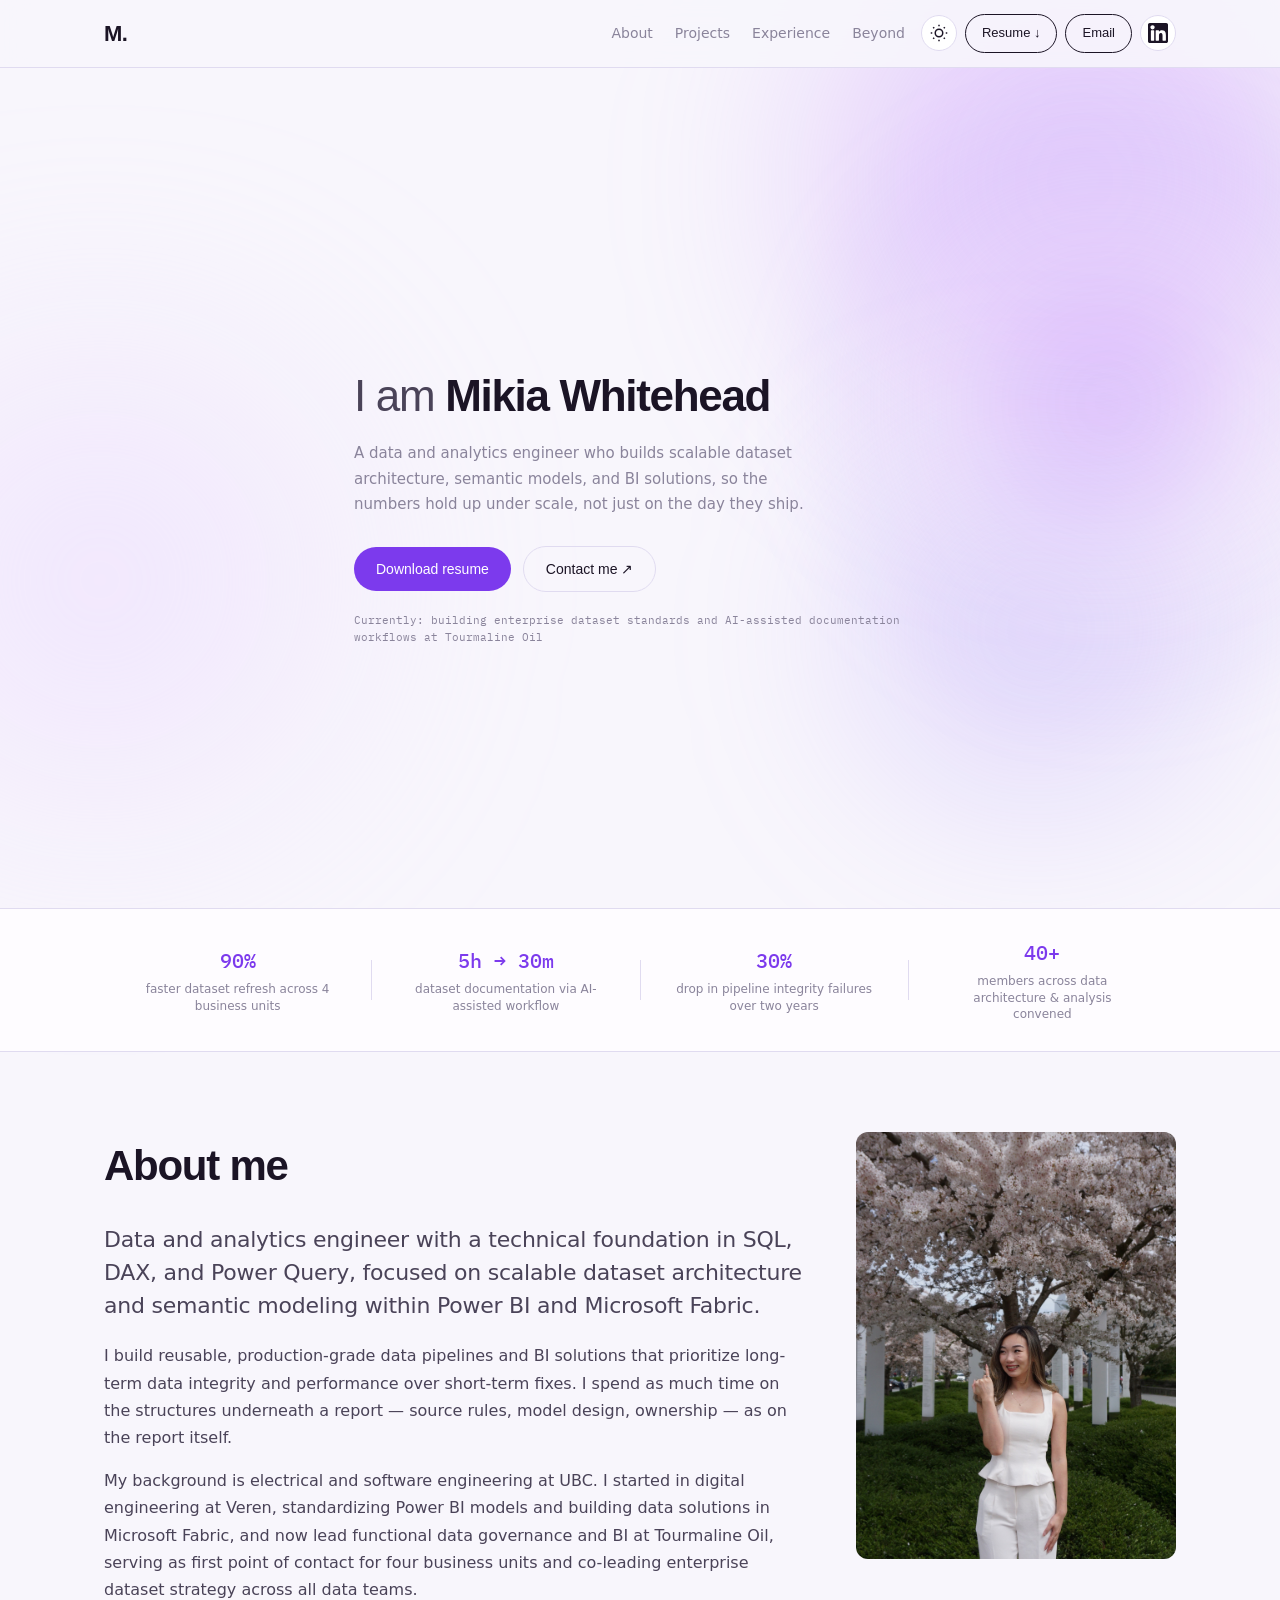
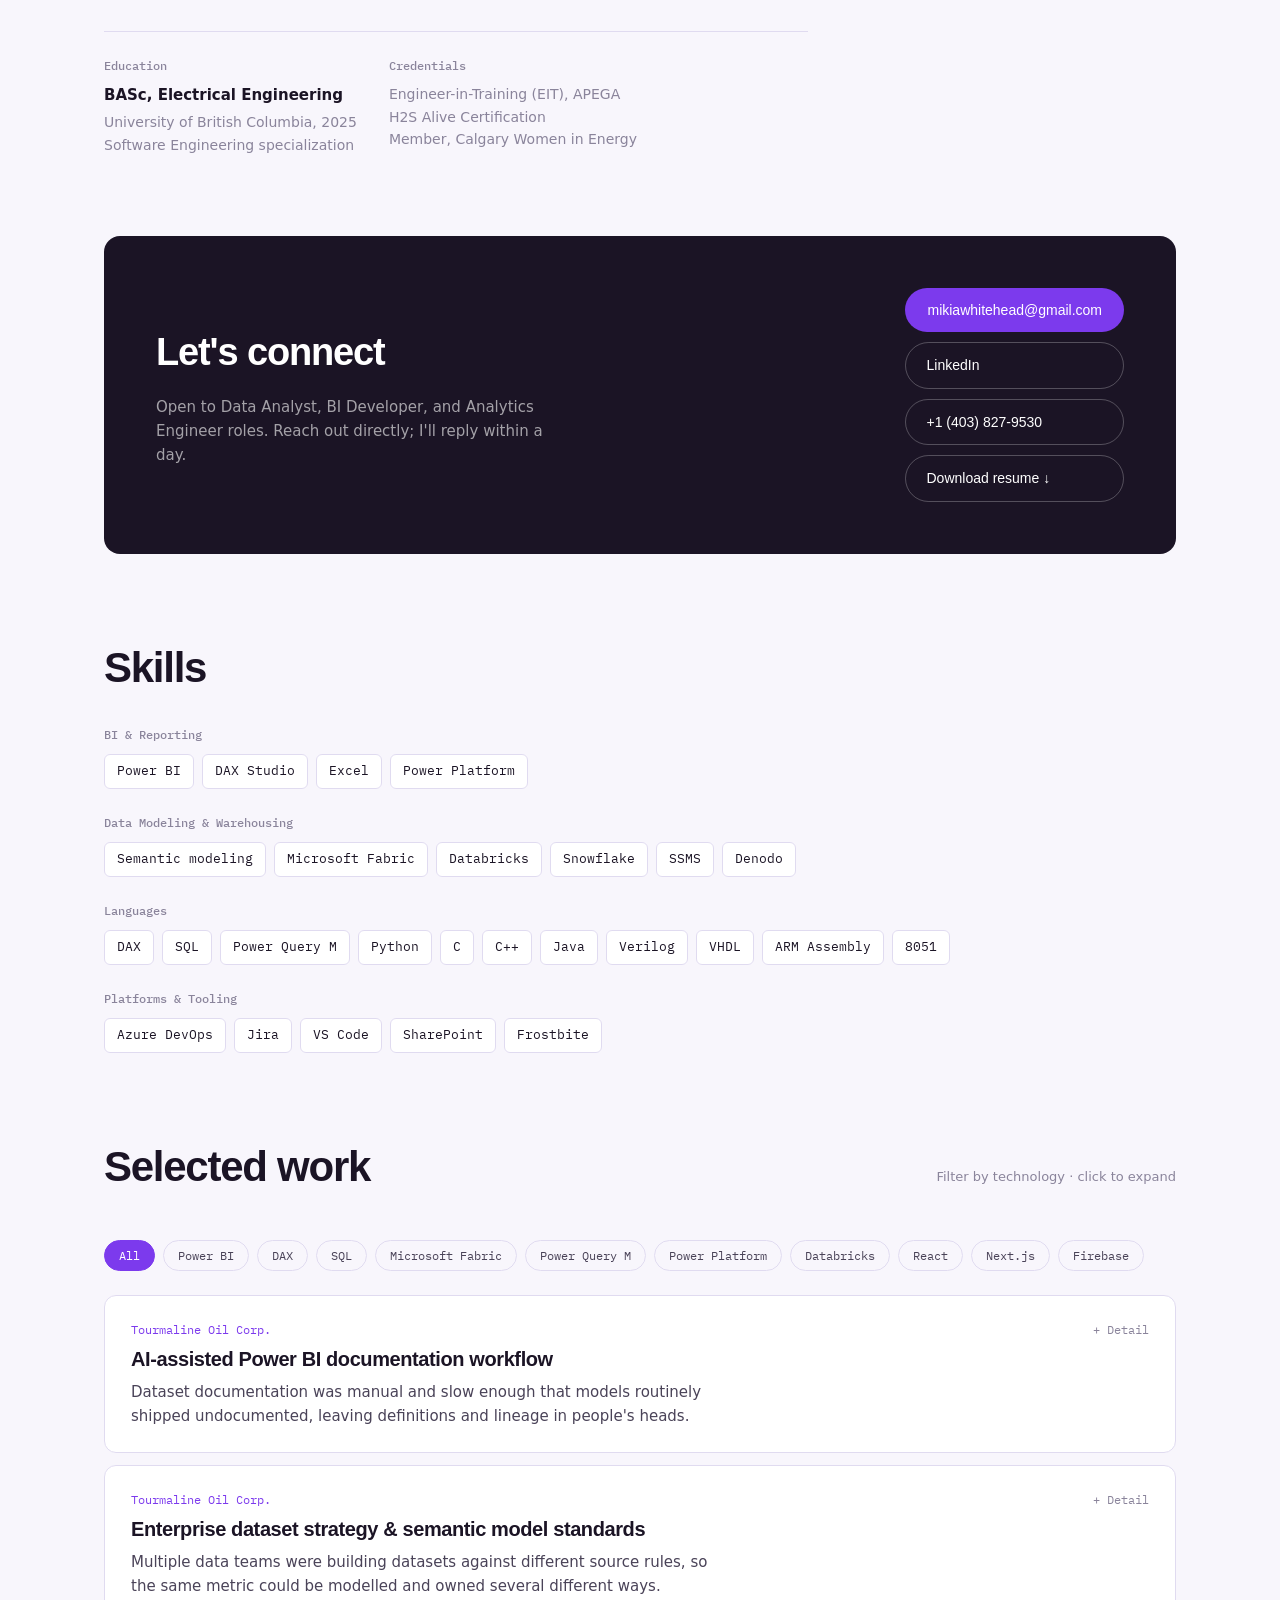
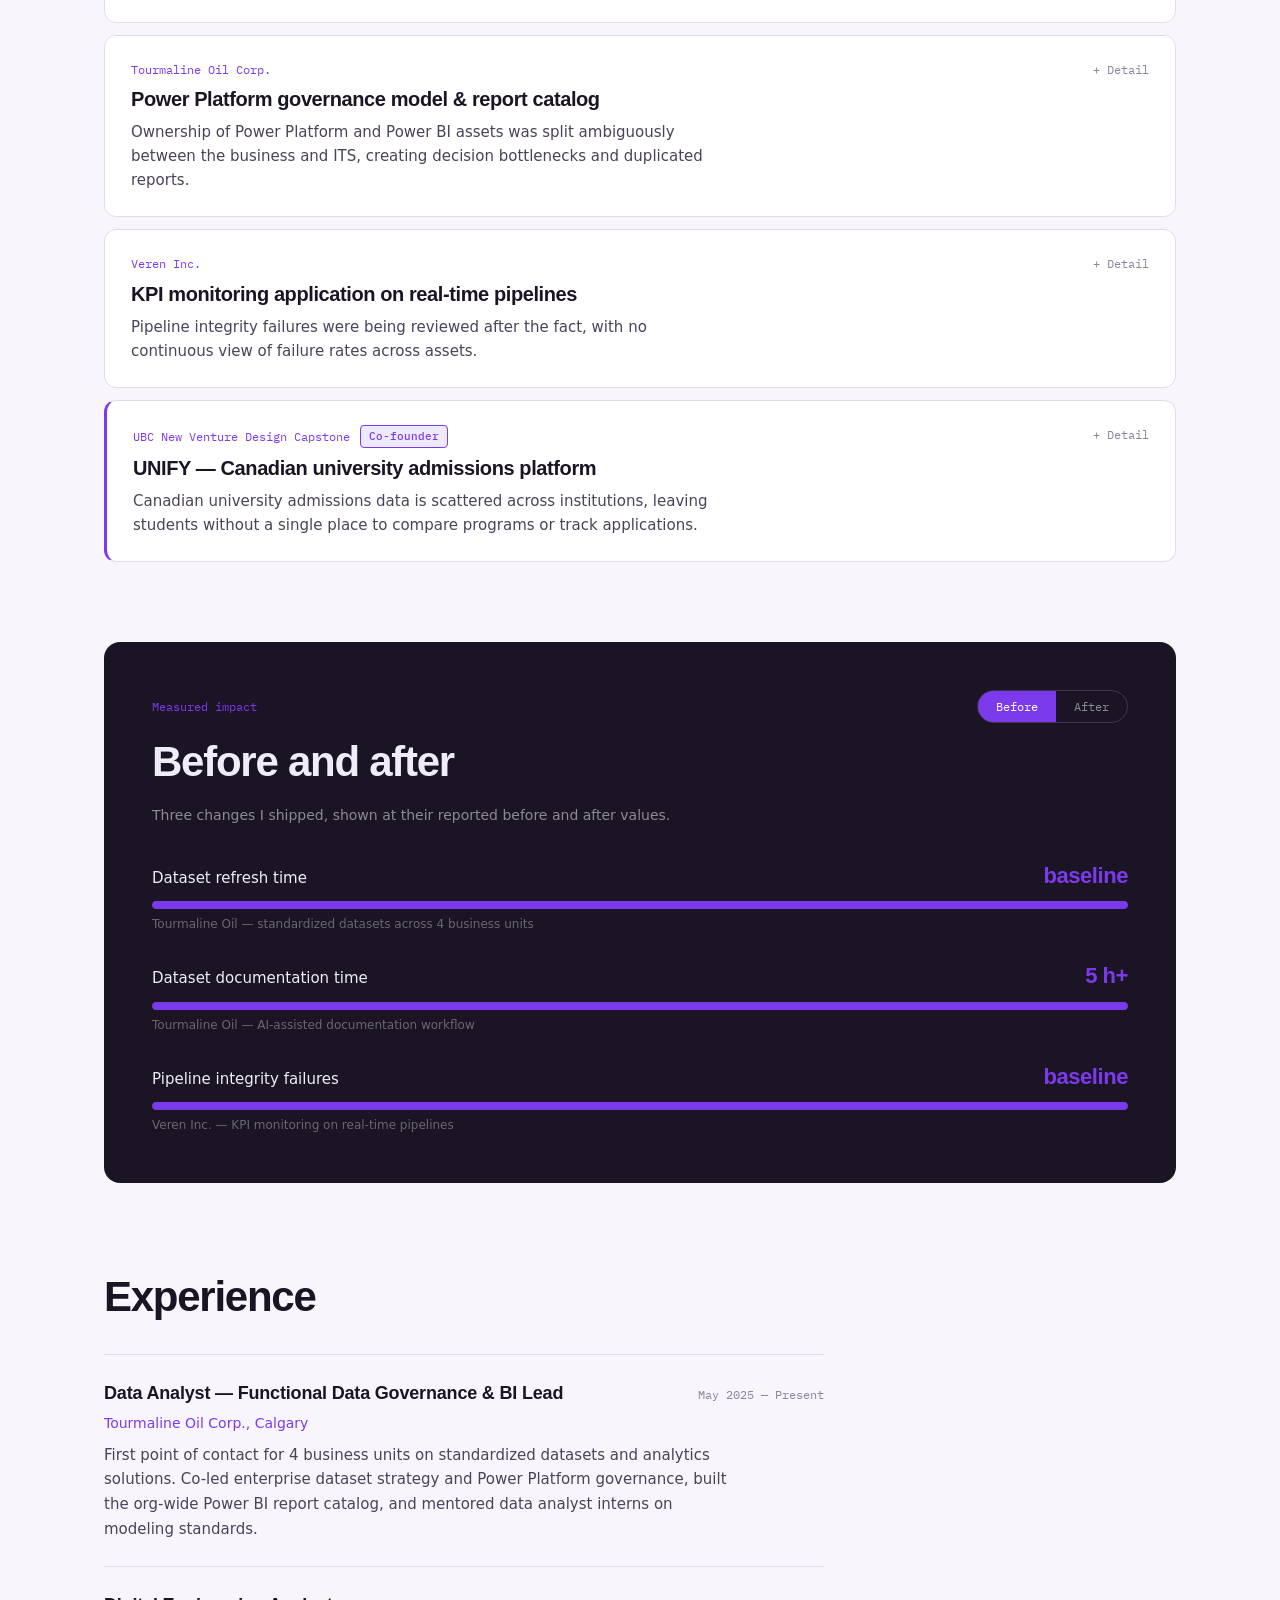
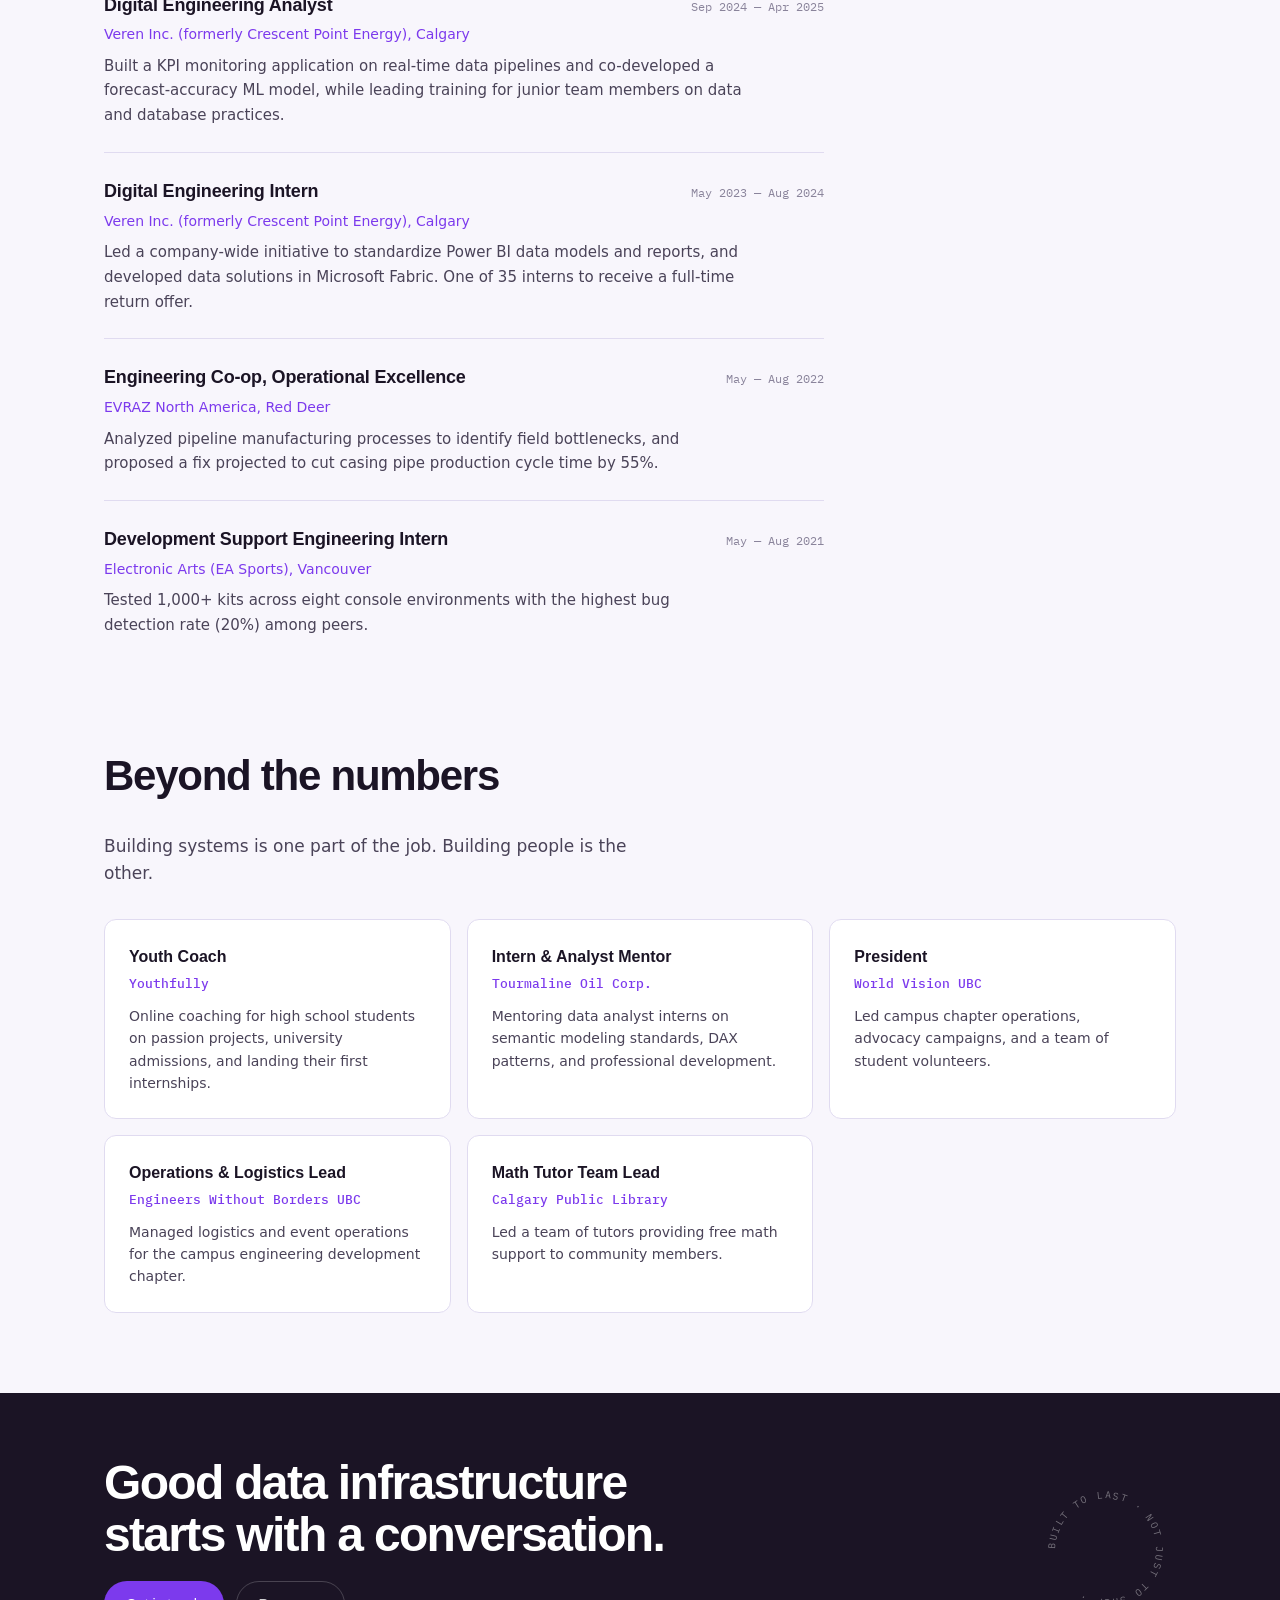
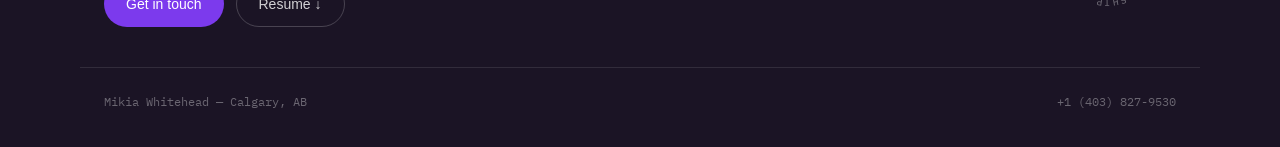
<file: index.html>
<!DOCTYPE html>
<html lang="en" data-theme="light">
<head>
<meta charset="utf-8">
<meta name="viewport" content="width=device-width, initial-scale=1">
<title>Mikia Whitehead — Data Analyst · BI Developer · Analytics Engineer</title>
<meta name="description" content="Portfolio of Mikia Whitehead — data and analytics engineer specializing in Power BI, DAX, SQL, and semantic modeling.">
<link rel="preconnect" href="https://fonts.googleapis.com">
<link rel="preconnect" href="https://fonts.gstatic.com" crossorigin>
<link href="https://fonts.googleapis.com/css2?family=Inter:wght@300;400;500;600;700;800&family=IBM+Plex+Mono:wght@400;500&display=swap" rel="stylesheet">
<link rel="stylesheet" href="style.css">
</head>
<body>

<div class="blob blob-1" aria-hidden="true"></div>
<div class="blob blob-2" aria-hidden="true"></div>
<div class="blob blob-3" aria-hidden="true"></div>

<header class="site-header">
  <div class="wrap header-inner">
    <a href="#top" class="logo">M.</a>
    <nav class="nav">
      <a href="#about">About</a>
      <a href="#projects">Projects</a>
      <a href="#experience">Experience</a>
      <a href="#beyond">Beyond</a>
    </nav>
    <div class="header-actions">
      <button class="theme-toggle" id="themeToggle" aria-label="Toggle dark mode">
        <svg class="icon-sun" width="18" height="18" viewBox="0 0 24 24" fill="none" stroke="currentColor" stroke-width="2"><circle cx="12" cy="12" r="5"/><path d="M12 1v2M12 21v2M4.22 4.22l1.42 1.42M18.36 18.36l1.42 1.42M1 12h2M21 12h2M4.22 19.78l1.42-1.42M18.36 5.64l1.42-1.42"/></svg>
        <svg class="icon-moon" width="18" height="18" viewBox="0 0 24 24" fill="none" stroke="currentColor" stroke-width="2"><path d="M21 12.79A9 9 0 1111.21 3a7 7 0 009.79 9.79z"/></svg>
      </button>
      <a href="resume.pdf" download="MikiaWhiteheadResume.pdf" class="btn btn-outline">Resume ↓</a>
      <a href="mailto:mikiawhitehead@gmail.com" class="btn btn-outline">Email</a>
      <a href="https://www.linkedin.com/in/mikiawhitehead/" target="_blank" rel="noopener" class="btn-icon" aria-label="LinkedIn"><svg width="20" height="20" viewBox="0 0 382 382" fill="currentColor"><path d="M347.445,0H34.555C15.471,0,0,15.471,0,34.555v312.889C0,366.529,15.471,382,34.555,382h312.889C366.529,382,382,366.529,382,347.444V34.555C382,15.471,366.529,0,347.445,0z M118.207,329.844c0,5.554-4.502,10.056-10.056,10.056H65.345c-5.554,0-10.056-4.502-10.056-10.056V150.403c0-5.554,4.502-10.056,10.056-10.056h42.806c5.554,0,10.056,4.502,10.056,10.056V329.844z M86.748,123.432c-22.459,0-40.666-18.207-40.666-40.666S64.289,42.1,86.748,42.1s40.666,18.207,40.666,40.666S109.208,123.432,86.748,123.432z M341.91,330.654c0,5.106-4.14,9.246-9.246,9.246H286.73c-5.106,0-9.246-4.14-9.246-9.246v-84.168c0-12.556,3.683-55.021-32.813-55.021c-28.309,0-34.051,29.066-35.204,42.11v97.079c0,5.106-4.139,9.246-9.246,9.246h-44.426c-5.106,0-9.246-4.14-9.246-9.246V149.593c0-5.106,4.14-9.246,9.246-9.246h44.426c5.106,0,9.246,4.14,9.246,9.246v15.655c10.497-15.753,26.097-27.912,59.312-27.912c73.552,0,73.131,68.716,73.131,106.472L341.91,330.654z"/></svg></a>
    </div>
  </div>
</header>

<!-- ===== HERO ===== -->
<section id="top" class="hero">
  <div class="hero-glow" aria-hidden="true"></div>
  <div class="wrap hero-content">
    <h1><span class="hero-thin">I am</span> Mikia Whitehead</h1>
    <p class="hero-lead">A data and analytics engineer who builds scalable dataset architecture, semantic models, and BI solutions, so the numbers hold up under scale, not just on the day they ship.</p>
    <div class="hero-cta">
      <a href="resume.pdf" download="MikiaWhiteheadResume.pdf" class="btn btn-accent">Download resume</a>
      <a href="mailto:mikiawhitehead@gmail.com" class="btn btn-ghost">Contact me ↗</a>
    </div>
    <p class="currently">Currently: building enterprise dataset standards and AI-assisted documentation workflows at Tourmaline Oil</p>
  </div>
</section>

<!-- ===== STAT STRIP ===== -->
<div class="stat-strip">
  <div class="stat-strip-inner">
    <div class="stat-item" data-count="90" data-suffix="%">
      <span class="stat-num"><span class="count">0</span>%</span>
      <span class="stat-label">faster dataset refresh across 4 business units</span>
    </div>
    <div class="stat-divider" aria-hidden="true"></div>
    <div class="stat-item">
      <span class="stat-num">5h → 30m</span>
      <span class="stat-label">dataset documentation via AI-assisted workflow</span>
    </div>
    <div class="stat-divider" aria-hidden="true"></div>
    <div class="stat-item" data-count="30" data-suffix="%">
      <span class="stat-num"><span class="count">0</span>%</span>
      <span class="stat-label">drop in pipeline integrity failures over two years</span>
    </div>
    <div class="stat-divider" aria-hidden="true"></div>
    <div class="stat-item" data-count="40" data-suffix="+">
      <span class="stat-num"><span class="count">0</span>+</span>
      <span class="stat-label">members across data architecture &amp; analysis convened</span>
    </div>
  </div>
</div>

<!-- ===== ABOUT ME ===== -->
<section id="about" class="section">
  <div class="wrap about-grid">
    <div class="about-text">
      <h2>About me</h2>
      <p class="lead-p">Data and analytics engineer with a technical foundation in SQL, DAX, and Power Query, focused on scalable dataset architecture and semantic modeling within Power BI and Microsoft Fabric.</p>
      <p>I build reusable, production-grade data pipelines and BI solutions that prioritize long-term data integrity and performance over short-term fixes. I spend as much time on the structures underneath a report — source rules, model design, ownership — as on the report itself.</p>
      <p>My background is electrical and software engineering at UBC. I started in digital engineering at Veren, standardizing Power BI models and building data solutions in Microsoft Fabric, and now lead functional data governance and BI at Tourmaline Oil, serving as first point of contact for four business units and co-leading enterprise dataset strategy across all data teams.</p>
      <div class="about-meta">
        <div>
          <h3 class="meta-label">Education</h3>
          <div class="meta-strong">BASc, Electrical Engineering</div>
          <div class="meta-sub">University of British Columbia, 2025<br>Software Engineering specialization</div>
        </div>
        <div>
          <h3 class="meta-label">Credentials</h3>
          <div class="meta-sub">Engineer-in-Training (EIT), APEGA<br>H2S Alive Certification<br>Member, Calgary Women in Energy</div>
        </div>
      </div>
    </div>
    <div class="about-photo">
      <img src="mikia.jpg" alt="Mikia Whitehead">
    </div>
  </div>
</section>

<!-- ===== CONTACT TILE (replaces philosophy) ===== -->
<section class="section">
  <div class="wrap">
    <div class="contact-tile">
      <div class="contact-text">
        <h2>Let's connect</h2>
        <p>Open to Data Analyst, BI Developer, and Analytics Engineer roles. Reach out directly; I'll reply within a day.</p>
      </div>
      <div class="contact-actions">
        <a href="mailto:mikiawhitehead@gmail.com" class="btn btn-accent">mikiawhitehead@gmail.com</a>
        <a href="https://www.linkedin.com/in/mikiawhitehead/" target="_blank" rel="noopener" class="btn btn-ghost-dark">LinkedIn</a>
        <a href="tel:+14038279530" class="btn btn-ghost-dark">+1 (403) 827-9530</a>
        <a href="resume.pdf" download="MikiaWhiteheadResume.pdf" class="btn btn-ghost-dark">Download resume ↓</a>
      </div>
    </div>
  </div>
</section>

<!-- ===== SKILLS ===== -->
<section id="skills" class="section">
  <div class="wrap">
    <h2>Skills</h2>
    <div class="skill-groups">
      <div class="skill-group">
        <h3 class="skill-label">BI &amp; Reporting</h3>
        <div class="tag-row"><span class="pill">Power BI</span><span class="pill">DAX Studio</span><span class="pill">Excel</span><span class="pill">Power Platform</span></div>
      </div>
      <div class="skill-group">
        <h3 class="skill-label">Data Modeling &amp; Warehousing</h3>
        <div class="tag-row"><span class="pill">Semantic modeling</span><span class="pill">Microsoft Fabric</span><span class="pill">Databricks</span><span class="pill">Snowflake</span><span class="pill">SSMS</span><span class="pill">Denodo</span></div>
      </div>
      <div class="skill-group">
        <h3 class="skill-label">Languages</h3>
        <div class="tag-row"><span class="pill">DAX</span><span class="pill">SQL</span><span class="pill">Power Query M</span><span class="pill">Python</span><span class="pill">C</span><span class="pill">C++</span><span class="pill">Java</span><span class="pill">Verilog</span><span class="pill">VHDL</span><span class="pill">ARM Assembly</span><span class="pill">8051</span></div>
      </div>
      <div class="skill-group">
        <h3 class="skill-label">Platforms &amp; Tooling</h3>
        <div class="tag-row"><span class="pill">Azure DevOps</span><span class="pill">Jira</span><span class="pill">VS Code</span><span class="pill">SharePoint</span><span class="pill">Frostbite</span></div>
      </div>
    </div>
  </div>
</section>

<!-- ===== PROJECTS ===== -->
<section id="projects" class="section">
  <div class="wrap">
    <div class="projects-head">
      <h2>Selected work</h2>
      <p class="hint">Filter by technology · click to expand</p>
    </div>
    <div class="filter-row" id="filterRow">
      <button class="filter-btn active" data-filter="All">All</button>
      <button class="filter-btn" data-filter="Power BI">Power BI</button>
      <button class="filter-btn" data-filter="DAX">DAX</button>
      <button class="filter-btn" data-filter="SQL">SQL</button>
      <button class="filter-btn" data-filter="Microsoft Fabric">Microsoft Fabric</button>
      <button class="filter-btn" data-filter="Power Query M">Power Query M</button>
      <button class="filter-btn" data-filter="Power Platform">Power Platform</button>
      <button class="filter-btn" data-filter="Databricks">Databricks</button>
      <button class="filter-btn" data-filter="React">React</button>
      <button class="filter-btn" data-filter="Next.js">Next.js</button>
      <button class="filter-btn" data-filter="Firebase">Firebase</button>
    </div>
    <div class="project-list" id="projectList">
      <article class="project-card" data-tags="Power BI,DAX,Power Query M">
        <div class="project-head"><div class="project-main"><div class="project-org">Tourmaline Oil Corp.</div><h3>AI-assisted Power BI documentation workflow</h3><p class="project-context">Dataset documentation was manual and slow enough that models routinely shipped undocumented, leaving definitions and lineage in people's heads.</p></div><div class="toggle-label">+ Detail</div></div>
        <div class="project-detail"><div class="detail-grid"><div><h4 class="meta-label">What I built</h4><ul><li>Built a documentation workflow using Claude integrated directly with Power BI project files</li><li>Generated structured documentation from the model layer rather than maintaining it by hand</li></ul></div><div><h4 class="meta-label">Outcome</h4><ul><li>Cut dataset documentation time from 5+ hours to under 30 minutes</li></ul><h4 class="meta-label">Stack</h4><div class="tag-row"><span class="chip">Power BI</span><span class="chip">DAX</span><span class="chip">Power Query M</span><span class="chip">Claude</span></div></div></div></div>
      </article>
      <article class="project-card" data-tags="Power BI,Microsoft Fabric,SQL,DAX,Databricks">
        <div class="project-head"><div class="project-main"><div class="project-org">Tourmaline Oil Corp.</div><h3>Enterprise dataset strategy &amp; semantic model standards</h3><p class="project-context">Multiple data teams were building datasets against different source rules, so the same metric could be modelled and owned several different ways.</p></div><div class="toggle-label">+ Detail</div></div>
        <div class="project-detail"><div class="detail-grid"><div><h4 class="meta-label">What I built</h4><ul><li>Co-led an enterprise dataset strategy standardizing source rules and semantic model design across all data teams</li><li>Delivered standardized datasets and analytics solutions as first point of contact for 4 business units</li></ul></div><div><h4 class="meta-label">Outcome</h4><ul><li>Reduced design time and ownership ambiguity across data teams</li><li>Improved reporting accuracy and finance tracking; decreased refresh times by 90%</li></ul><h4 class="meta-label">Stack</h4><div class="tag-row"><span class="chip">Power BI</span><span class="chip">Microsoft Fabric</span><span class="chip">SQL</span><span class="chip">DAX</span><span class="chip">SSMS</span><span class="chip">Databricks</span></div></div></div></div>
      </article>
      <article class="project-card" data-tags="Power Platform,Power BI">
        <div class="project-head"><div class="project-main"><div class="project-org">Tourmaline Oil Corp.</div><h3>Power Platform governance model &amp; report catalog</h3><p class="project-context">Ownership of Power Platform and Power BI assets was split ambiguously between the business and ITS, creating decision bottlenecks and duplicated reports.</p></div><div class="toggle-label">+ Detail</div></div>
        <div class="project-detail"><div class="detail-grid"><div><h4 class="meta-label">What I built</h4><ul><li>Designed a cross-functional governance model and RACI framework clarifying ownership across the business and ITS</li><li>Built a SharePoint site centralizing ownership, developer, data definition, and usage information for all reports</li><li>Founded recurring working sessions for 40+ members across ITS Data Architecture and Data Analysis leadership</li></ul></div><div><h4 class="meta-label">Outcome</h4><ul><li>Reduced decision bottlenecks and established design standards</li><li>Improved data literacy and report discoverability org-wide</li><li>Established a joint decision process that reduced siloed work</li></ul><h4 class="meta-label">Stack</h4><div class="tag-row"><span class="chip">Power Platform</span><span class="chip">Power BI</span><span class="chip">SharePoint</span></div></div></div></div>
      </article>
      <article class="project-card" data-tags="">
        <div class="project-head"><div class="project-main"><div class="project-org">Veren Inc.</div><h3>KPI monitoring application on real-time pipelines</h3><p class="project-context">Pipeline integrity failures were being reviewed after the fact, with no continuous view of failure rates across assets.</p></div><div class="toggle-label">+ Detail</div></div>
        <div class="project-detail"><div class="detail-grid"><div><h4 class="meta-label">What I built</h4><ul><li>Designed and implemented a KPI monitoring application leveraging real-time data pipelines to track failure rates</li><li>Co-developed a machine learning model assessing forecast accuracy from historical production data</li></ul></div><div><h4 class="meta-label">Outcome</h4><ul><li>Reduced pipeline integrity failures by 30% over two years</li><li>Improved predictive modeling and decision-making on production forecasts</li></ul><h4 class="meta-label">Stack</h4><div class="tag-row"><span class="chip">Real-time pipelines</span><span class="chip">Machine learning</span></div></div></div></div>
      </article>
      <article class="project-card featured" data-tags="React,Next.js,Firebase">
        <div class="project-head"><div class="project-main"><div class="project-org">UBC New Venture Design Capstone <span class="founder-badge">Co-founder</span></div><h3>UNIFY — Canadian university admissions platform</h3><p class="project-context">Canadian university admissions data is scattered across institutions, leaving students without a single place to compare programs or track applications.</p></div><div class="toggle-label">+ Detail</div></div>
        <div class="project-detail"><div class="detail-grid"><div><h4 class="meta-label">What I built</h4><ul><li>Co-founded and led a team of 6 building a full-stack web platform for consolidated admissions data, personalized matching, and application tracking</li><li>Led UI/UX design across three iterations in Figma, translating feedback from 10+ students</li><li>Co-developed business strategy including revenue model, IP strategy, and freedom-to-operate analysis</li></ul></div><div><h4 class="meta-label">Outcome</h4><ul><li>93% of surveyed users willing to recommend; 100% reported at least one valuable feature</li><li>Validated product-market fit through user interviews, surveys, and live demos</li></ul><h4 class="meta-label">Stack</h4><div class="tag-row"><span class="chip">React</span><span class="chip">Next.js</span><span class="chip">Firebase</span><span class="chip">Vercel</span><span class="chip">Figma</span></div></div></div></div>
      </article>
    </div>
    <div class="empty-state" id="emptyState">No projects match that filter.</div>
  </div>
</section>

<!-- ===== BEFORE & AFTER ===== -->
<section class="section">
  <div class="wrap">
    <div class="metrics-panel">
      <div class="metrics-head">
        <div><p class="metrics-tag">Measured impact</p><h2>Before and after</h2></div>
        <div class="mode-toggle"><button class="mode-btn active" data-mode="before">Before</button><button class="mode-btn" data-mode="after">After</button></div>
      </div>
      <p class="metrics-sub">Three changes I shipped, shown at their reported before and after values.</p>
      <div class="metric-list">
        <div class="metric" data-before-width="100" data-after-width="10" data-before-text="baseline" data-after-text="−90%"><div class="metric-row"><span>Dataset refresh time</span><span class="metric-val"></span></div><div class="metric-track"><div class="metric-fill"></div></div><div class="metric-source">Tourmaline Oil — standardized datasets across 4 business units</div></div>
        <div class="metric" data-before-width="100" data-after-width="10" data-before-text="5 h+" data-after-text="< 30 min"><div class="metric-row"><span>Dataset documentation time</span><span class="metric-val"></span></div><div class="metric-track"><div class="metric-fill"></div></div><div class="metric-source">Tourmaline Oil — AI-assisted documentation workflow</div></div>
        <div class="metric" data-before-width="100" data-after-width="70" data-before-text="baseline" data-after-text="−30%"><div class="metric-row"><span>Pipeline integrity failures</span><span class="metric-val"></span></div><div class="metric-track"><div class="metric-fill"></div></div><div class="metric-source">Veren Inc. — KPI monitoring on real-time pipelines</div></div>
      </div>
    </div>
  </div>
</section>

<!-- ===== EXPERIENCE ===== -->
<section id="experience" class="section">
  <div class="wrap">
    <h2>Experience</h2>
    <div class="roles">
      <div class="role"><div class="role-head"><h3>Data Analyst — Functional Data Governance &amp; BI Lead</h3><span class="role-dates">May 2025 — Present</span></div><div class="role-org">Tourmaline Oil Corp., Calgary</div><p>First point of contact for 4 business units on standardized datasets and analytics solutions. Co-led enterprise dataset strategy and Power Platform governance, built the org-wide Power BI report catalog, and mentored data analyst interns on modeling standards.</p></div>
      <div class="role"><div class="role-head"><h3>Digital Engineering Analyst</h3><span class="role-dates">Sep 2024 — Apr 2025</span></div><div class="role-org">Veren Inc. (formerly Crescent Point Energy), Calgary</div><p>Built a KPI monitoring application on real-time data pipelines and co-developed a forecast-accuracy ML model, while leading training for junior team members on data and database practices.</p></div>
      <div class="role"><div class="role-head"><h3>Digital Engineering Intern</h3><span class="role-dates">May 2023 — Aug 2024</span></div><div class="role-org">Veren Inc. (formerly Crescent Point Energy), Calgary</div><p>Led a company-wide initiative to standardize Power BI data models and reports, and developed data solutions in Microsoft Fabric. One of 35 interns to receive a full-time return offer.</p></div>
      <div class="role"><div class="role-head"><h3>Engineering Co-op, Operational Excellence</h3><span class="role-dates">May — Aug 2022</span></div><div class="role-org">EVRAZ North America, Red Deer</div><p>Analyzed pipeline manufacturing processes to identify field bottlenecks, and proposed a fix projected to cut casing pipe production cycle time by 55%.</p></div>
      <div class="role"><div class="role-head"><h3>Development Support Engineering Intern</h3><span class="role-dates">May — Aug 2021</span></div><div class="role-org">Electronic Arts (EA Sports), Vancouver</div><p>Tested 1,000+ kits across eight console environments with the highest bug detection rate (20%) among peers.</p></div>
    </div>
  </div>
</section>

<!-- ===== BEYOND THE NUMBERS ===== -->
<section id="beyond" class="section">
  <div class="wrap">
    <h2>Beyond the numbers</h2>
    <p class="section-intro">Building systems is one part of the job. Building people is the other.</p>
    <div class="beyond-grid">
      <div class="beyond-card"><h3>Youth Coach</h3><div class="beyond-org">Youthfully</div><p>Online coaching for high school students on passion projects, university admissions, and landing their first internships.</p></div>
      <div class="beyond-card"><h3>Intern &amp; Analyst Mentor</h3><div class="beyond-org">Tourmaline Oil Corp.</div><p>Mentoring data analyst interns on semantic modeling standards, DAX patterns, and professional development.</p></div>
      <div class="beyond-card"><h3>President</h3><div class="beyond-org">World Vision UBC</div><p>Led campus chapter operations, advocacy campaigns, and a team of student volunteers.</p></div>
      <div class="beyond-card"><h3>Operations &amp; Logistics Lead</h3><div class="beyond-org">Engineers Without Borders UBC</div><p>Managed logistics and event operations for the campus engineering development chapter.</p></div>
      <div class="beyond-card"><h3>Math Tutor Team Lead</h3><div class="beyond-org">Calgary Public Library</div><p>Led a team of tutors providing free math support to community members.</p></div>
    </div>
  </div>
</section>


<!-- ===== FOOTER ===== -->
<footer class="site-footer">
  <div class="wrap footer-inner">
    <div class="footer-left">
      <h2>Good data infrastructure<br>starts with a conversation.</h2>
      <div class="footer-cta">
        <a href="mailto:mikiawhitehead@gmail.com" class="btn btn-accent">Get in touch</a>
        <a href="resume.pdf" download="MikiaWhiteheadResume.pdf" class="btn btn-ghost">Resume ↓</a>
      </div>
    </div>
    <div class="footer-badge" aria-hidden="true">
      <svg viewBox="0 0 200 200" width="140" height="140">
        <defs><path id="badge-circle" d="M100,100 m-72,0 a72,72 0 1,1 144,0 a72,72 0 1,1 -144,0"/></defs>
        <text class="badge-text"><textPath href="#badge-circle">BUILT TO LAST &#x2219; NOT JUST TO SHIP &#x2219; </textPath></text>
      </svg>
    </div>
  </div>
  <div class="wrap footer-bottom">
    <span>Mikia Whitehead — Calgary, AB</span>
    <span>+1 (403) 827-9530</span>
  </div>
</footer>

<script src="script.js"></script>
</body>
</html>
</file>
<file: style.css>
/* ===== TOKENS ===== */
:root {
  --bg: #F8F6FC; --bg-surface: #FFFFFF; --bg-panel: #1B1425;
  --text: #1B1425; --text-body: #4A4358; --text-mute: #8A849B; --text-on-panel: #F0ECF8;
  --accent: #7C3AED; --accent-hover: #6D28D9; --accent-soft: #EDE9FE;
  --accent-glow: rgba(124,58,237,0.12);
  --border: #E0DBF0; --card-bg: #FFFFFF; --chip-bg: #F0ECF8;
  --blob-1: rgba(192,132,252,0.35); --blob-2: rgba(233,213,255,0.45); --blob-3: rgba(167,139,250,0.25);
  --footer-bg: #1B1425; --strip-bg: #FEFCFF; --strip-border: #E0DBF0;
}
[data-theme="dark"] {
  --bg: #0E0B14; --bg-surface: #1A1525; --bg-panel: #241E30;
  --text: #F0ECF8; --text-body: #B8B0CA; --text-mute: #6E6588; --text-on-panel: #F0ECF8;
  --accent: #A78BFA; --accent-hover: #C4B5FD; --accent-soft: #1E1632;
  --accent-glow: rgba(167,139,250,0.15);
  --border: #2A2240; --card-bg: #1A1525; --chip-bg: #241E30;
  --blob-1: rgba(124,58,237,0.2); --blob-2: rgba(109,40,217,0.18); --blob-3: rgba(91,33,182,0.15);
  --footer-bg: #0A0810; --strip-bg: #14101C; --strip-border: #2A2240;
}

/* ===== RESET ===== */
*,*::before,*::after{margin:0;padding:0;box-sizing:border-box}
html{scroll-behavior:smooth}
body{background:var(--bg);color:var(--text);font-family:'Sora',system-ui,sans-serif;font-size:16px;line-height:1.6;-webkit-font-smoothing:antialiased;overflow-x:hidden;transition:background .4s,color .4s}
a{color:var(--text);text-decoration:none;transition:color .2s}a:hover{color:var(--accent)}
::selection{background:var(--accent);color:#FFF}
img{max-width:100%;display:block}
.wrap{max-width:1120px;margin:0 auto;padding-left:24px;padding-right:24px}

/* ===== BLOBS ===== */
.blob{position:fixed;border-radius:50%;pointer-events:none;z-index:0;will-change:transform;transition:background .4s}
.blob-1{width:520px;height:520px;background:var(--blob-1);filter:blur(100px);top:-80px;right:-60px;animation:d1 22s ease-in-out infinite}
.blob-2{width:440px;height:440px;background:var(--blob-2);filter:blur(120px);top:40%;left:-120px;animation:d2 26s ease-in-out infinite}
.blob-3{width:360px;height:360px;background:var(--blob-3);filter:blur(90px);bottom:10%;right:5%;animation:d3 20s ease-in-out infinite}
@keyframes d1{0%,100%{transform:translate(0,0) scale(1)}33%{transform:translate(-40px,60px) scale(1.05)}66%{transform:translate(30px,-30px) scale(.95)}}
@keyframes d2{0%,100%{transform:translate(0,0) scale(1)}33%{transform:translate(50px,-40px) scale(1.08)}66%{transform:translate(-30px,50px) scale(.96)}}
@keyframes d3{0%,100%{transform:translate(0,0) scale(1)}50%{transform:translate(-50px,-40px) scale(1.1)}}

/* ===== HEADER ===== */
.site-header{position:sticky;top:0;z-index:100;background:color-mix(in srgb,var(--bg) 88%,transparent);backdrop-filter:blur(14px);border-bottom:1px solid var(--border);transition:background .4s,border-color .4s}
.header-inner{display:flex;align-items:center;gap:16px;flex-wrap:wrap;padding-top:14px;padding-bottom:14px}
.logo{font-family:'Sora',sans-serif;font-weight:900;font-size:22px;letter-spacing:-0.03em}
.nav{display:flex;gap:22px;font-size:14px;margin-left:auto}.nav a{color:var(--text-mute);font-weight:500}.nav a:hover{color:var(--accent)}
.header-actions{display:flex;gap:8px;align-items:center}
.theme-toggle{width:36px;height:36px;border-radius:50%;border:1px solid var(--border);background:var(--bg-surface);cursor:pointer;display:flex;align-items:center;justify-content:center;color:var(--text);transition:all .2s}
.theme-toggle:hover{border-color:var(--accent);color:var(--accent)}
[data-theme="light"] .icon-moon{display:none}[data-theme="dark"] .icon-sun{display:none}
.btn{font-family:'Sora',sans-serif;font-size:13px;font-weight:500;padding:8px 16px;border-radius:999px;display:inline-flex;align-items:center;justify-content:center;transition:all .2s}
.btn-icon{width:36px;height:36px;border-radius:50%;border:1px solid var(--border);background:var(--bg-surface);display:inline-flex;align-items:center;justify-content:center;color:var(--text);transition:all .2s}.btn-icon:hover{border-color:var(--accent);color:var(--accent)}
.btn-outline{border:1px solid var(--text);color:var(--text)}.btn-outline:hover{background:var(--text);color:var(--bg)}
.btn-solid{background:var(--text);color:var(--bg)}.btn-solid:hover{background:var(--accent);color:#FFF}
.btn-accent{background:var(--accent);color:#FFF;font-size:14px;padding:11px 22px;font-weight:500}.btn-accent:hover{background:var(--accent-hover);color:#FFF}
.btn-ghost{border:1px solid var(--border);color:var(--text);font-size:14px;padding:11px 22px}.btn-ghost:hover{border-color:var(--accent);color:var(--accent)}
.btn-ghost-dark{border:1px solid rgba(255,255,255,0.25);color:#FFF;font-size:14px;padding:11px 20px;border-radius:999px;display:inline-block;transition:all .2s}.btn-ghost-dark:hover{border-color:#FFF;color:#FFF}

/* ===== HERO ===== */
.hero{position:relative;z-index:1;display:flex;align-items:center;min-height:calc(100vh - 60px);overflow:hidden;padding:100px 0 60px}
.hero-glow{position:absolute;top:40%;right:-10%;transform:translate(0,-50%);width:min(600px,80vw);height:min(600px,80vw);border-radius:50%;background:radial-gradient(circle,rgba(192,132,252,0.3),rgba(233,213,255,0.2) 40%,rgba(167,139,250,0.08) 65%,transparent 85%);filter:blur(40px);pointer-events:none;animation:glowPulse 8s ease-in-out infinite}
@keyframes glowPulse{0%,100%{transform:translate(0,-50%) scale(1);opacity:1}50%{transform:translate(0,-50%) scale(1.06);opacity:0.85}}
.hero-content{position:relative;z-index:2;max-width:620px}
.hero h1{font-family:'Sora',sans-serif;font-weight:800;font-size:clamp(28px,4.5vw,44px);line-height:1.2;letter-spacing:-0.03em;margin-bottom:18px;opacity:0;animation:fadeIn .7s ease forwards .15s}
.hero-thin{font-weight:300;color:var(--text-body)}
.hero-lead{font-size:clamp(14px,1.5vw,15px);line-height:1.7;color:var(--text-mute);max-width:480px;margin-bottom:28px;opacity:0;animation:fadeIn .7s ease forwards .3s}
.hero-cta{display:flex;gap:12px;flex-wrap:wrap;align-items:center;margin-bottom:20px;opacity:0;animation:fadeIn .7s ease forwards .4s}
.currently{font-family:'IBM Plex Mono',monospace;font-size:11px;color:var(--text-mute);line-height:1.5;opacity:0;animation:fadeIn .7s ease forwards .5s}
@keyframes fadeIn{from{opacity:0;transform:translateY(10px)}to{opacity:1;transform:translateY(0)}}

/* ===== STAT STRIP ===== */
.stat-strip{position:relative;z-index:2;background:var(--strip-bg);border-top:1px solid var(--strip-border);border-bottom:1px solid var(--strip-border);padding:28px 0;transition:background .4s,border-color .4s}
.stat-strip-inner{max-width:1120px;margin:0 auto;padding:0 24px;display:flex;align-items:center;justify-content:space-between;flex-wrap:wrap}
.stat-item{flex:1;min-width:160px;display:flex;flex-direction:column;align-items:center;text-align:center;padding:0 16px}
.stat-num{font-family:'IBM Plex Mono',monospace;font-size:20px;font-weight:500;color:var(--accent);margin-bottom:4px}
.stat-label{font-size:12px;color:var(--text-mute);line-height:1.4;max-width:200px}
.stat-divider{width:1px;height:40px;background:var(--border);flex-shrink:0}

/* ===== SECTIONS ===== */
.section{position:relative;z-index:1;padding:80px 0 0}
.section h2{font-family:'Sora',sans-serif;font-weight:800;font-size:clamp(28px,4vw,42px);letter-spacing:-0.03em;margin-bottom:24px}
.section-intro{font-size:17px;color:var(--text-body);margin-bottom:32px;max-width:560px}

/* ===== ABOUT ===== */
.about-grid{display:grid;grid-template-columns:1fr 320px;gap:48px;align-items:start}
.about-text .lead-p{font-size:clamp(18px,2.2vw,22px);line-height:1.5;margin-bottom:20px;letter-spacing:-0.01em}
.about-text p{color:var(--text-body);margin-bottom:16px;line-height:1.7}
.about-meta{display:flex;gap:32px;flex-wrap:wrap;margin-top:28px;padding-top:24px;border-top:1px solid var(--border)}
.meta-label{font-family:'IBM Plex Mono',monospace;font-size:12px;color:var(--text-mute);margin-bottom:8px;font-weight:500}
.meta-strong{font-size:15px;font-weight:600;margin-bottom:4px}
.meta-sub{font-size:14px;color:var(--text-mute);line-height:1.6}
.about-photo{position:sticky;top:100px}
.about-photo img{width:100%;border-radius:12px;object-fit:cover;aspect-ratio:3/4}

/* ===== CONTACT TILE ===== */
.contact-tile{background:var(--bg-panel);color:#FFF;border-radius:16px;padding:clamp(32px,5vw,52px);display:flex;justify-content:space-between;align-items:center;gap:40px;flex-wrap:wrap;transition:background .4s}
.contact-text h2{font-family:'Sora',sans-serif;font-weight:800;font-size:clamp(26px,4vw,38px);letter-spacing:-0.03em;margin-bottom:12px;color:#FFF}
.contact-text p{font-size:15px;color:rgba(255,255,255,0.6);max-width:400px;line-height:1.6}
.contact-actions{display:flex;flex-direction:column;gap:10px}

/* ===== SKILLS ===== */
.skill-groups{display:grid;gap:24px}
.skill-label{font-family:'IBM Plex Mono',monospace;font-size:12px;color:var(--text-mute);margin-bottom:10px;font-weight:500}
.tag-row{display:flex;flex-wrap:wrap;gap:8px}
.pill{font-family:'IBM Plex Mono',monospace;font-size:13px;padding:6px 12px;border:1px solid var(--border);border-radius:6px;background:var(--card-bg);color:var(--text);transition:all .2s}
.pill:hover{border-color:var(--accent);transform:translateY(-1px)}

/* ===== PROJECTS (smooth filter) ===== */
.projects-head{display:flex;align-items:baseline;justify-content:space-between;gap:20px;flex-wrap:wrap;margin-bottom:16px}
.hint{font-size:13px;color:var(--text-mute)}
.filter-row{display:flex;flex-wrap:wrap;gap:8px;margin-bottom:24px}
.filter-btn{font-family:'IBM Plex Mono',monospace;font-size:12px;padding:7px 14px;border-radius:999px;cursor:pointer;border:1px solid var(--border);background:transparent;color:var(--text-body);transition:all .2s}
.filter-btn:hover{border-color:var(--accent)}.filter-btn.active{border-color:var(--accent);background:var(--accent);color:#FFF}
.project-list{display:grid;gap:12px}
.project-card{border:1px solid var(--border);background:var(--card-bg);border-radius:12px;padding:24px 26px;cursor:pointer;transition:all .35s ease;opacity:1;transform:scale(1);max-height:600px}
.project-card:hover{border-color:var(--accent);box-shadow:0 0 0 1px var(--accent-glow)}
.project-card.hiding{opacity:0;transform:scale(0.96);max-height:0;padding:0 26px;margin:0;border-color:transparent;overflow:hidden}
.project-card.hidden{display:none}
.project-card.showing{animation:cardShow .35s ease forwards}
@keyframes cardShow{from{opacity:0;transform:scale(0.96)}to{opacity:1;transform:scale(1)}}
.project-card.featured{border-left:3px solid var(--accent)}
.project-head{display:flex;gap:20px;align-items:flex-start;flex-wrap:wrap}
.project-main{flex:1 1 300px;min-width:0}
.project-org{font-family:'IBM Plex Mono',monospace;font-size:12px;color:var(--accent);margin-bottom:8px;display:flex;align-items:center;gap:10px}
.founder-badge{font-size:11px;padding:2px 8px;border-radius:4px;background:var(--accent-soft);color:var(--accent);font-weight:500;border:1px solid var(--accent)}
.project-card h3{font-family:'Sora',sans-serif;font-size:20px;font-weight:700;letter-spacing:-0.02em;margin-bottom:8px;line-height:1.25}
.project-context{font-size:15px;line-height:1.6;color:var(--text-body);max-width:600px}
.toggle-label{font-family:'IBM Plex Mono',monospace;font-size:12px;color:var(--text-mute);white-space:nowrap}
.project-detail{max-height:0;overflow:hidden;opacity:0;transition:max-height .4s ease,opacity .3s ease}
.project-card.open .project-detail{max-height:700px;opacity:1;margin-top:20px;padding-top:20px;border-top:1px solid var(--border)}
.detail-grid{display:grid;grid-template-columns:repeat(auto-fit,minmax(240px,1fr));gap:24px}
.detail-grid ul{padding-left:18px;font-size:14px;line-height:1.65;color:var(--text);margin-bottom:18px}.detail-grid li{margin-bottom:6px}
.chip{font-family:'IBM Plex Mono',monospace;font-size:12px;padding:3px 8px;border-radius:4px;background:var(--chip-bg);color:var(--text)}
.empty-state{display:none;padding:36px;text-align:center;color:var(--text-mute);font-size:15px;border:1px dashed var(--border);border-radius:12px;margin-top:12px}.empty-state.visible{display:block}

/* ===== METRICS ===== */
.metrics-panel{background:var(--bg-panel);color:var(--text-on-panel);border-radius:16px;padding:clamp(28px,5vw,48px);transition:background .4s}
.metrics-head{display:flex;align-items:baseline;justify-content:space-between;gap:20px;flex-wrap:wrap;margin-bottom:8px}
.metrics-head h2{color:var(--text-on-panel);margin-bottom:0}
.metrics-tag{font-family:'IBM Plex Mono',monospace;font-size:12px;color:var(--accent);margin-bottom:12px}
.mode-toggle{display:flex;border:1px solid rgba(255,255,255,0.15);border-radius:999px;overflow:hidden}
.mode-btn{font-family:'IBM Plex Mono',monospace;font-size:12px;padding:8px 18px;cursor:pointer;border:none;background:transparent;color:rgba(255,255,255,0.5);transition:all .2s}.mode-btn.active{background:var(--accent);color:#FFF}
.metrics-sub{font-size:14px;color:rgba(255,255,255,0.5);margin-bottom:32px;max-width:520px}
.metric-list{display:grid;gap:24px}
.metric-row{display:flex;justify-content:space-between;align-items:baseline;gap:16px;margin-bottom:8px;flex-wrap:wrap}
.metric-row span:first-child{font-size:15px;font-weight:500}
.metric-val{font-family:'Sora',sans-serif;font-size:22px;font-weight:700;color:var(--accent);letter-spacing:-0.02em}
.metric-track{height:8px;background:rgba(255,255,255,0.08);border-radius:999px;overflow:hidden}
.metric-fill{height:100%;background:var(--accent);border-radius:999px;transition:width .6s cubic-bezier(.2,.8,.2,1);width:0%}
.metric-source{font-size:12px;color:rgba(255,255,255,0.35);margin-top:6px}

/* ===== EXPERIENCE ===== */
.roles{max-width:720px}
.role{padding:24px 0;border-top:1px solid var(--border)}
.role-head{display:flex;justify-content:space-between;gap:16px;flex-wrap:wrap;align-items:baseline}
.role-head h3{font-family:'Sora',sans-serif;font-size:18px;font-weight:700;letter-spacing:-0.01em}
.role-dates{font-family:'IBM Plex Mono',monospace;font-size:12px;color:var(--text-mute);white-space:nowrap}
.role-org{font-size:14px;color:var(--accent);font-weight:500;margin:4px 0 8px}
.role p{font-size:15px;line-height:1.65;color:var(--text-body);max-width:640px}

/* ===== BEYOND (fixed card fonts) ===== */
.beyond-grid{display:grid;grid-template-columns:repeat(auto-fit,minmax(260px,1fr));gap:16px}
.beyond-card{background:var(--card-bg);border:1px solid var(--border);border-radius:12px;padding:24px;transition:all .25s}
.beyond-card:hover{border-color:var(--accent)}
.beyond-card h3{font-family:'Sora',sans-serif;font-size:16px;font-weight:600;margin-bottom:4px}
.beyond-org{font-family:'IBM Plex Mono',monospace;font-size:13px;color:var(--accent);font-weight:500;margin-bottom:10px}
.beyond-card p{font-size:14px;line-height:1.6;color:var(--text-body)}

/* ===== TESTIMONIALS (fixed card fonts) ===== */
.testimonial-cards{display:grid;grid-template-columns:repeat(auto-fit,minmax(280px,1fr));gap:16px;margin-bottom:20px}
.testimonial-card{background:var(--card-bg);border:1px solid var(--border);border-radius:12px;padding:28px;font-style:italic}
.testimonial-card p{font-size:16px;line-height:1.6;color:var(--text-body);margin-bottom:16px}
.testimonial-attr{font-family:'Sora',sans-serif;font-size:14px;font-style:normal;color:var(--text-mute);font-weight:500}
.testimonial-note{font-size:14px;color:var(--text-mute)}

/* ===== FOOTER ===== */
.site-footer{margin-top:80px;background:var(--footer-bg);color:#FFF;padding:64px 0 36px;transition:background .4s}
.footer-inner{display:flex;justify-content:space-between;align-items:flex-end;gap:40px;flex-wrap:wrap}
.footer-left h2{font-family:'Sora',sans-serif;font-size:clamp(28px,5vw,48px);font-weight:800;letter-spacing:-0.035em;margin-bottom:20px;line-height:1.08}
.footer-cta{display:flex;gap:12px;flex-wrap:wrap}
.footer-cta .btn-ghost{border-color:rgba(255,255,255,0.2);color:rgba(255,255,255,0.8)}.footer-cta .btn-ghost:hover{border-color:#FFF;color:#FFF}
.footer-badge svg{animation:spin 20s linear infinite}
.badge-text{font-family:'IBM Plex Mono',monospace;font-size:14px;fill:rgba(255,255,255,0.4);letter-spacing:0.18em;text-transform:uppercase}
@keyframes spin{to{transform:rotate(360deg)}}
.footer-bottom{display:flex;justify-content:space-between;gap:16px;flex-wrap:wrap;padding-top:24px;margin-top:40px;border-top:1px solid rgba(255,255,255,0.1);font-family:'IBM Plex Mono',monospace;font-size:12px;color:rgba(255,255,255,0.35)}

/* ===== REVEAL ===== */
.reveal-ready{opacity:0;transition:opacity .5s ease}.reveal-ready.visible{opacity:1}

/* ===== RESPONSIVE ===== */
@media(max-width:768px){
  .about-grid{grid-template-columns:1fr}.about-photo{order:-1;max-width:280px}
  .footer-inner{flex-direction:column;align-items:flex-start}.footer-badge{align-self:center}
  .stat-strip-inner{flex-wrap:wrap;gap:20px;justify-content:center}.stat-divider{display:none}.stat-item{min-width:140px}
  .hero{min-height:auto;padding:60px 0 40px}.hero-glow{width:90vw;height:90vw;right:-20%}
  .contact-tile{flex-direction:column;align-items:flex-start}
}
@media(prefers-reduced-motion:reduce){
  .blob{animation:none!important}
  .hero-role,.hero h1,.hero-lead,.hero-cta,.currently,.reveal-ready{animation:none!important;opacity:1!important;transform:none!important}
  .footer-badge svg{animation:none!important}
  .project-card.hiding{transition:none!important}.project-card.showing{animation:none!important}
}
</file>
